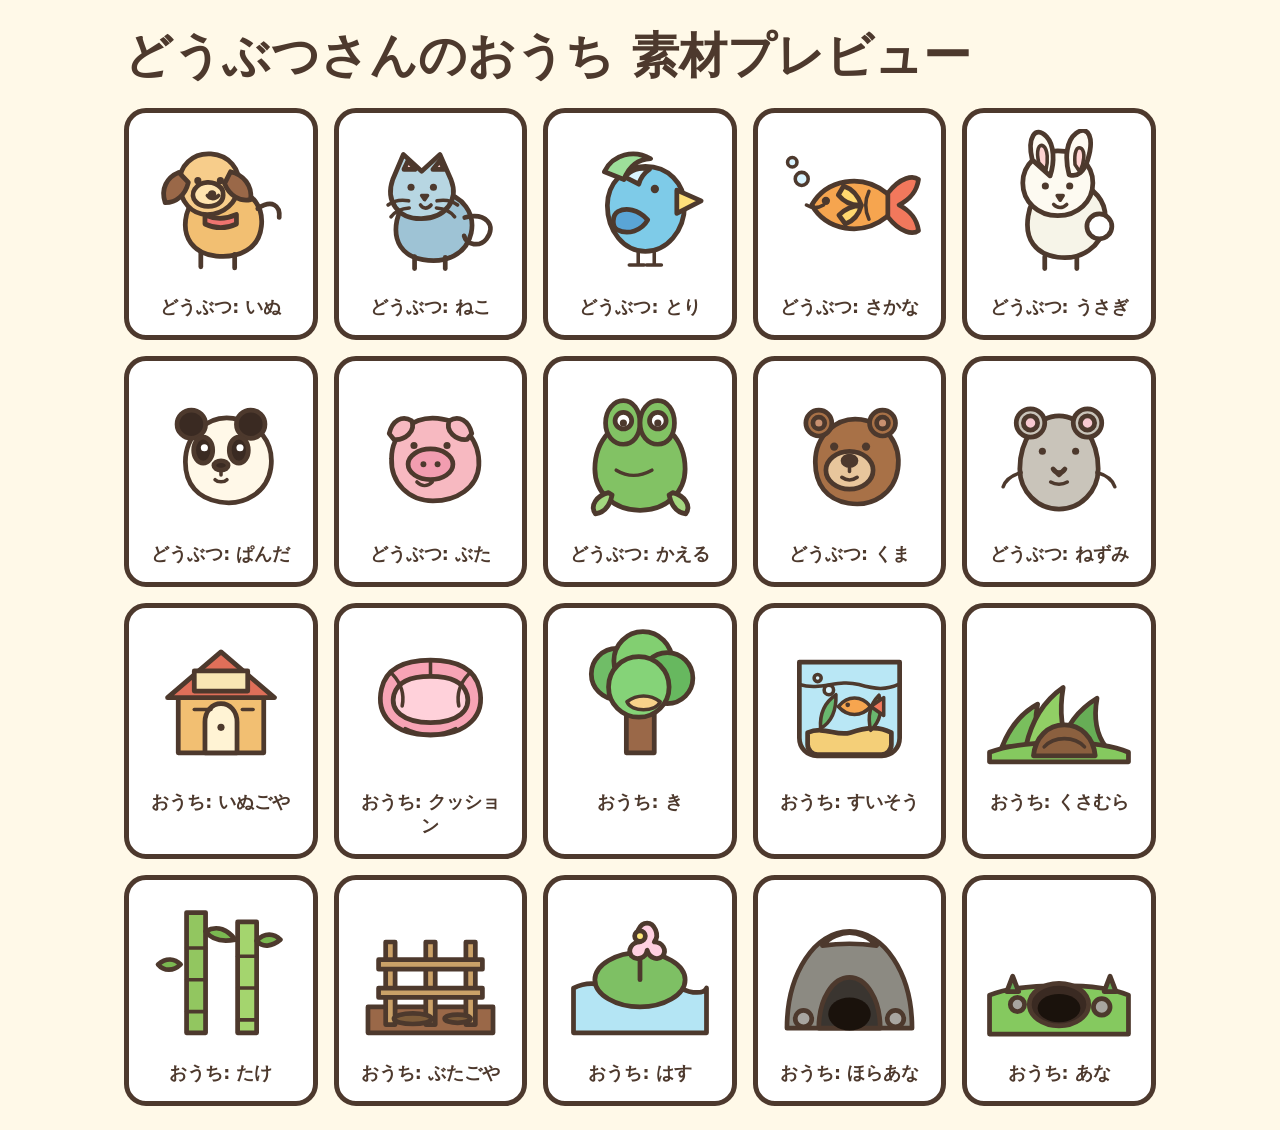
<file: assets/preview.html>
<!doctype html>
<html lang="ja">
  <head>
    <meta charset="utf-8">
    <meta name="viewport" content="width=device-width, initial-scale=1">
    <title>どうぶつさんのおうち 素材プレビュー</title>
    <style>
      * { box-sizing: border-box; }
      body {
        margin: 0;
        min-height: 100vh;
        font-family: "Hiragino Maru Gothic ProN", "Yu Gothic", "Meiryo", system-ui, sans-serif;
        color: #4d392d;
        background: #fff9e8;
      }
      main {
        width: min(1080px, 100%);
        margin: 0 auto;
        padding: 24px;
      }
      h1 { margin: 0 0 20px; font-size: clamp(1.8rem, 5vw, 3rem); }
      .grid {
        display: grid;
        grid-template-columns: repeat(auto-fit, minmax(160px, 1fr));
        gap: 16px;
      }
      figure {
        margin: 0;
        padding: 16px;
        border: 5px solid #4d392d;
        border-radius: 22px;
        background: white;
        text-align: center;
      }
      img {
        width: 100%;
        max-width: 170px;
        aspect-ratio: 1;
        object-fit: contain;
      }
      figcaption {
        margin-top: 10px;
        font-weight: 800;
        font-size: 1.1rem;
      }
    </style>
  </head>
  <body>
    <main>
      <h1>どうぶつさんのおうち 素材プレビュー</h1>
      <div class="grid">
      <figure><img src="animals/dog.svg" alt="いぬ"><figcaption>どうぶつ: いぬ</figcaption></figure>
      <figure><img src="animals/cat.svg" alt="ねこ"><figcaption>どうぶつ: ねこ</figcaption></figure>
      <figure><img src="animals/bird.svg" alt="とり"><figcaption>どうぶつ: とり</figcaption></figure>
      <figure><img src="animals/fish.svg" alt="さかな"><figcaption>どうぶつ: さかな</figcaption></figure>
      <figure><img src="animals/rabbit.svg" alt="うさぎ"><figcaption>どうぶつ: うさぎ</figcaption></figure>
      <figure><img src="animals/panda.svg" alt="ぱんだ"><figcaption>どうぶつ: ぱんだ</figcaption></figure>
      <figure><img src="animals/pig.svg" alt="ぶた"><figcaption>どうぶつ: ぶた</figcaption></figure>
      <figure><img src="animals/frog.svg" alt="かえる"><figcaption>どうぶつ: かえる</figcaption></figure>
      <figure><img src="animals/bear.svg" alt="くま"><figcaption>どうぶつ: くま</figcaption></figure>
      <figure><img src="animals/mouse.svg" alt="ねずみ"><figcaption>どうぶつ: ねずみ</figcaption></figure>
      <figure><img src="homes/doghouse.svg" alt="いぬごや"><figcaption>おうち: いぬごや</figcaption></figure>
      <figure><img src="homes/cushion.svg" alt="クッション"><figcaption>おうち: クッション</figcaption></figure>
      <figure><img src="homes/tree.svg" alt="き"><figcaption>おうち: き</figcaption></figure>
      <figure><img src="homes/aquarium.svg" alt="すいそう"><figcaption>おうち: すいそう</figcaption></figure>
      <figure><img src="homes/grass.svg" alt="くさむら"><figcaption>おうち: くさむら</figcaption></figure>
      <figure><img src="homes/bamboo.svg" alt="たけ"><figcaption>おうち: たけ</figcaption></figure>
      <figure><img src="homes/pigpen.svg" alt="ぶたごや"><figcaption>おうち: ぶたごや</figcaption></figure>
      <figure><img src="homes/lilypad.svg" alt="はす"><figcaption>おうち: はす</figcaption></figure>
      <figure><img src="homes/cave.svg" alt="ほらあな"><figcaption>おうち: ほらあな</figcaption></figure>
      <figure><img src="homes/hole.svg" alt="あな"><figcaption>おうち: あな</figcaption></figure>
      </div>
    </main>
  </body>
</html>
</file>
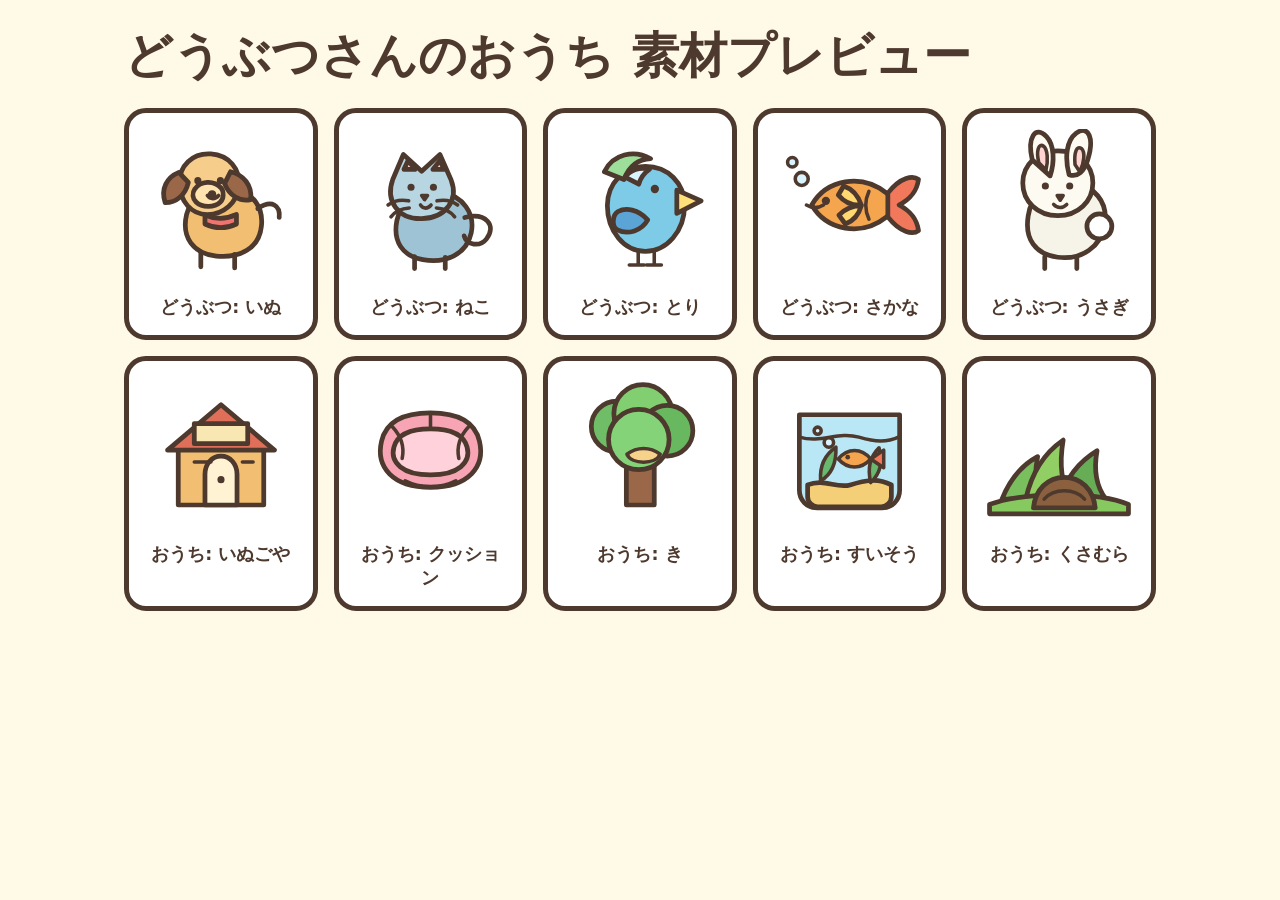
<file: animal-home/assets/preview.html>
<!doctype html>
<html lang="ja">
  <head>
    <meta charset="utf-8">
    <meta name="viewport" content="width=device-width, initial-scale=1">
    <title>どうぶつさんのおうち 素材プレビュー</title>
    <style>
      * { box-sizing: border-box; }
      body {
        margin: 0;
        min-height: 100vh;
        font-family: "Hiragino Maru Gothic ProN", "Yu Gothic", "Meiryo", system-ui, sans-serif;
        color: #4d392d;
        background: #fff9e8;
      }
      main {
        width: min(1080px, 100%);
        margin: 0 auto;
        padding: 24px;
      }
      h1 { margin: 0 0 20px; font-size: clamp(1.8rem, 5vw, 3rem); }
      .grid {
        display: grid;
        grid-template-columns: repeat(auto-fit, minmax(160px, 1fr));
        gap: 16px;
      }
      figure {
        margin: 0;
        padding: 16px;
        border: 5px solid #4d392d;
        border-radius: 22px;
        background: white;
        text-align: center;
      }
      img {
        width: 100%;
        max-width: 170px;
        aspect-ratio: 1;
        object-fit: contain;
      }
      figcaption {
        margin-top: 10px;
        font-weight: 800;
        font-size: 1.1rem;
      }
    </style>
  </head>
  <body>
    <main>
      <h1>どうぶつさんのおうち 素材プレビュー</h1>
      <div class="grid">
      <figure><img src="animals/dog.svg" alt="いぬ"><figcaption>どうぶつ: いぬ</figcaption></figure>
      <figure><img src="animals/cat.svg" alt="ねこ"><figcaption>どうぶつ: ねこ</figcaption></figure>
      <figure><img src="animals/bird.svg" alt="とり"><figcaption>どうぶつ: とり</figcaption></figure>
      <figure><img src="animals/fish.svg" alt="さかな"><figcaption>どうぶつ: さかな</figcaption></figure>
      <figure><img src="animals/rabbit.svg" alt="うさぎ"><figcaption>どうぶつ: うさぎ</figcaption></figure>
      <figure><img src="homes/doghouse.svg" alt="いぬごや"><figcaption>おうち: いぬごや</figcaption></figure>
      <figure><img src="homes/cushion.svg" alt="クッション"><figcaption>おうち: クッション</figcaption></figure>
      <figure><img src="homes/tree.svg" alt="き"><figcaption>おうち: き</figcaption></figure>
      <figure><img src="homes/aquarium.svg" alt="すいそう"><figcaption>おうち: すいそう</figcaption></figure>
      <figure><img src="homes/grass.svg" alt="くさむら"><figcaption>おうち: くさむら</figcaption></figure>
      </div>
    </main>
  </body>
</html>
</file>
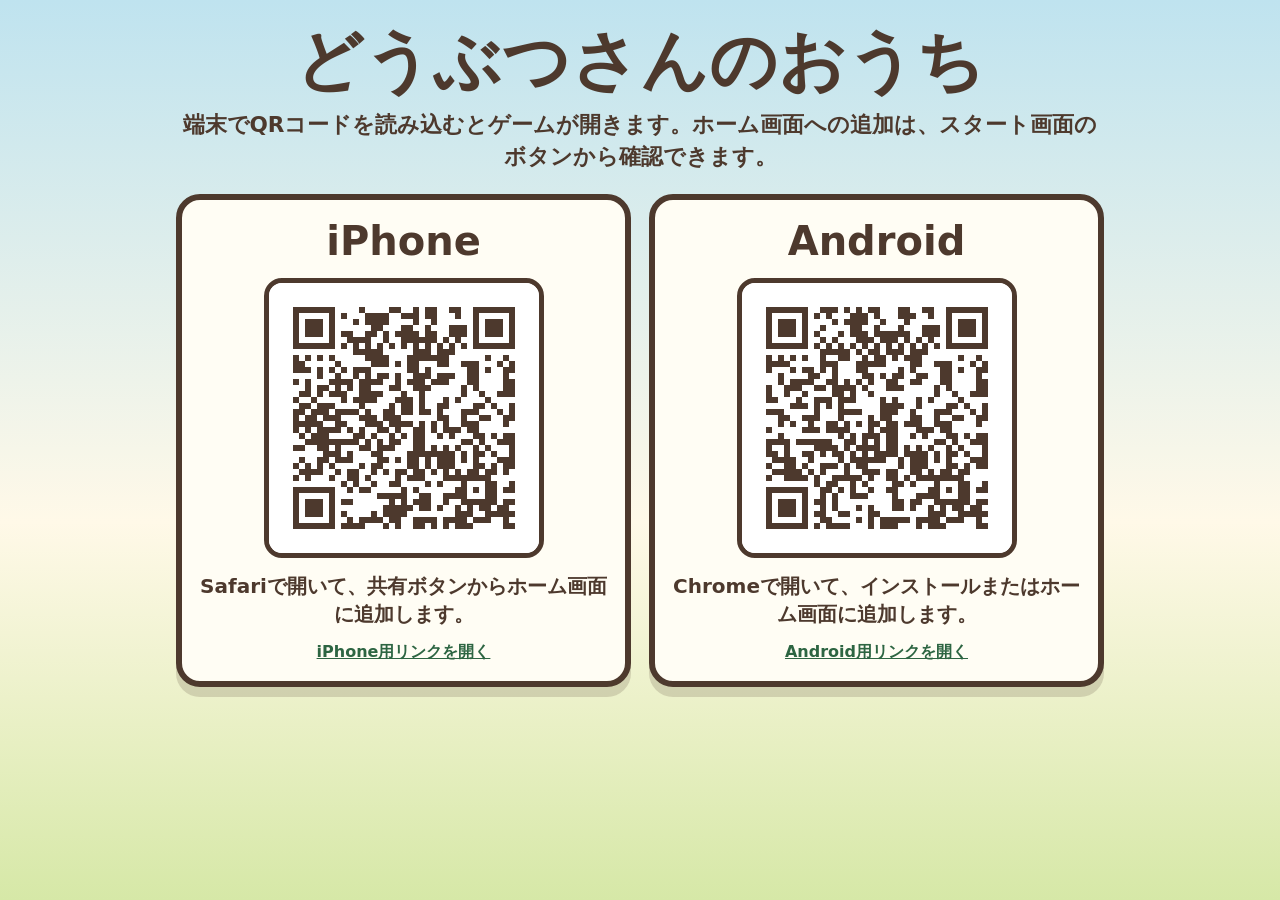
<file: assets/install/install.html>
<!doctype html>
<html lang="ja">
  <head>
    <meta charset="utf-8">
    <meta name="viewport" content="width=device-width, initial-scale=1">
    <title>どうぶつさんのおうち インストール</title>
    <style>
      :root {
        color: #4d392d;
        background: #fff9e8;
        font-family: "Hiragino Maru Gothic ProN", "Yu Gothic", "Meiryo", system-ui, sans-serif;
      }

      * {
        box-sizing: border-box;
      }

      body {
        margin: 0;
        background: linear-gradient(180deg, #bfe3ef 0%, #fff9e8 58%, #d6e8a7 100%);
      }

      main {
        width: min(100%, 960px);
        min-height: 100svh;
        margin: 0 auto;
        padding: 24px 16px 36px;
      }

      h1,
      h2,
      p {
        margin: 0;
      }

      header {
        display: grid;
        gap: 10px;
        margin-bottom: 22px;
        text-align: center;
      }

      h1 {
        font-size: clamp(2rem, 7vw, 4.2rem);
        line-height: 1.12;
      }

      header p {
        font-size: clamp(1.05rem, 3.5vw, 1.35rem);
        font-weight: 800;
        line-height: 1.45;
      }

      .qr-grid {
        display: grid;
        grid-template-columns: repeat(auto-fit, minmax(260px, 1fr));
        gap: 18px;
      }

      .qr-card {
        display: grid;
        gap: 14px;
        justify-items: center;
        padding: 18px;
        border: 6px solid #4d392d;
        border-radius: 24px;
        background: #fffdf4;
        box-shadow: 0 10px 0 rgba(77, 57, 45, 0.18);
        text-align: center;
      }

      h2 {
        font-size: clamp(1.7rem, 5vw, 2.5rem);
      }

      .qr-card img {
        width: min(100%, 280px);
        aspect-ratio: 1;
        border: 5px solid #4d392d;
        border-radius: 18px;
        background: #ffffff;
      }

      .qr-card p {
        font-size: clamp(1rem, 3.2vw, 1.25rem);
        font-weight: 800;
        line-height: 1.4;
      }

      a {
        color: #2d6542;
        font-weight: 900;
      }
    </style>
  </head>
  <body>
    <main>
      <header>
        <h1>どうぶつさんのおうち</h1>
        <p>端末でQRコードを読み込むとゲームが開きます。ホーム画面への追加は、スタート画面のボタンから確認できます。</p>
      </header>

      <section class="qr-grid" aria-label="インストール用QRコード">
        <article class="qr-card">
          <h2>iPhone</h2>
          <img src="./qr-iphone.svg?v=7" alt="iPhone用QRコード">
          <p>Safariで開いて、共有ボタンからホーム画面に追加します。</p>
          <a href="../../?install=iphone&amp;v=7">iPhone用リンクを開く</a>
        </article>

        <article class="qr-card">
          <h2>Android</h2>
          <img src="./qr-android.svg?v=7" alt="Android用QRコード">
          <p>Chromeで開いて、インストールまたはホーム画面に追加します。</p>
          <a href="../../?install=android&amp;v=7">Android用リンクを開く</a>
        </article>
      </section>
    </main>
  </body>
</html>
</file>
